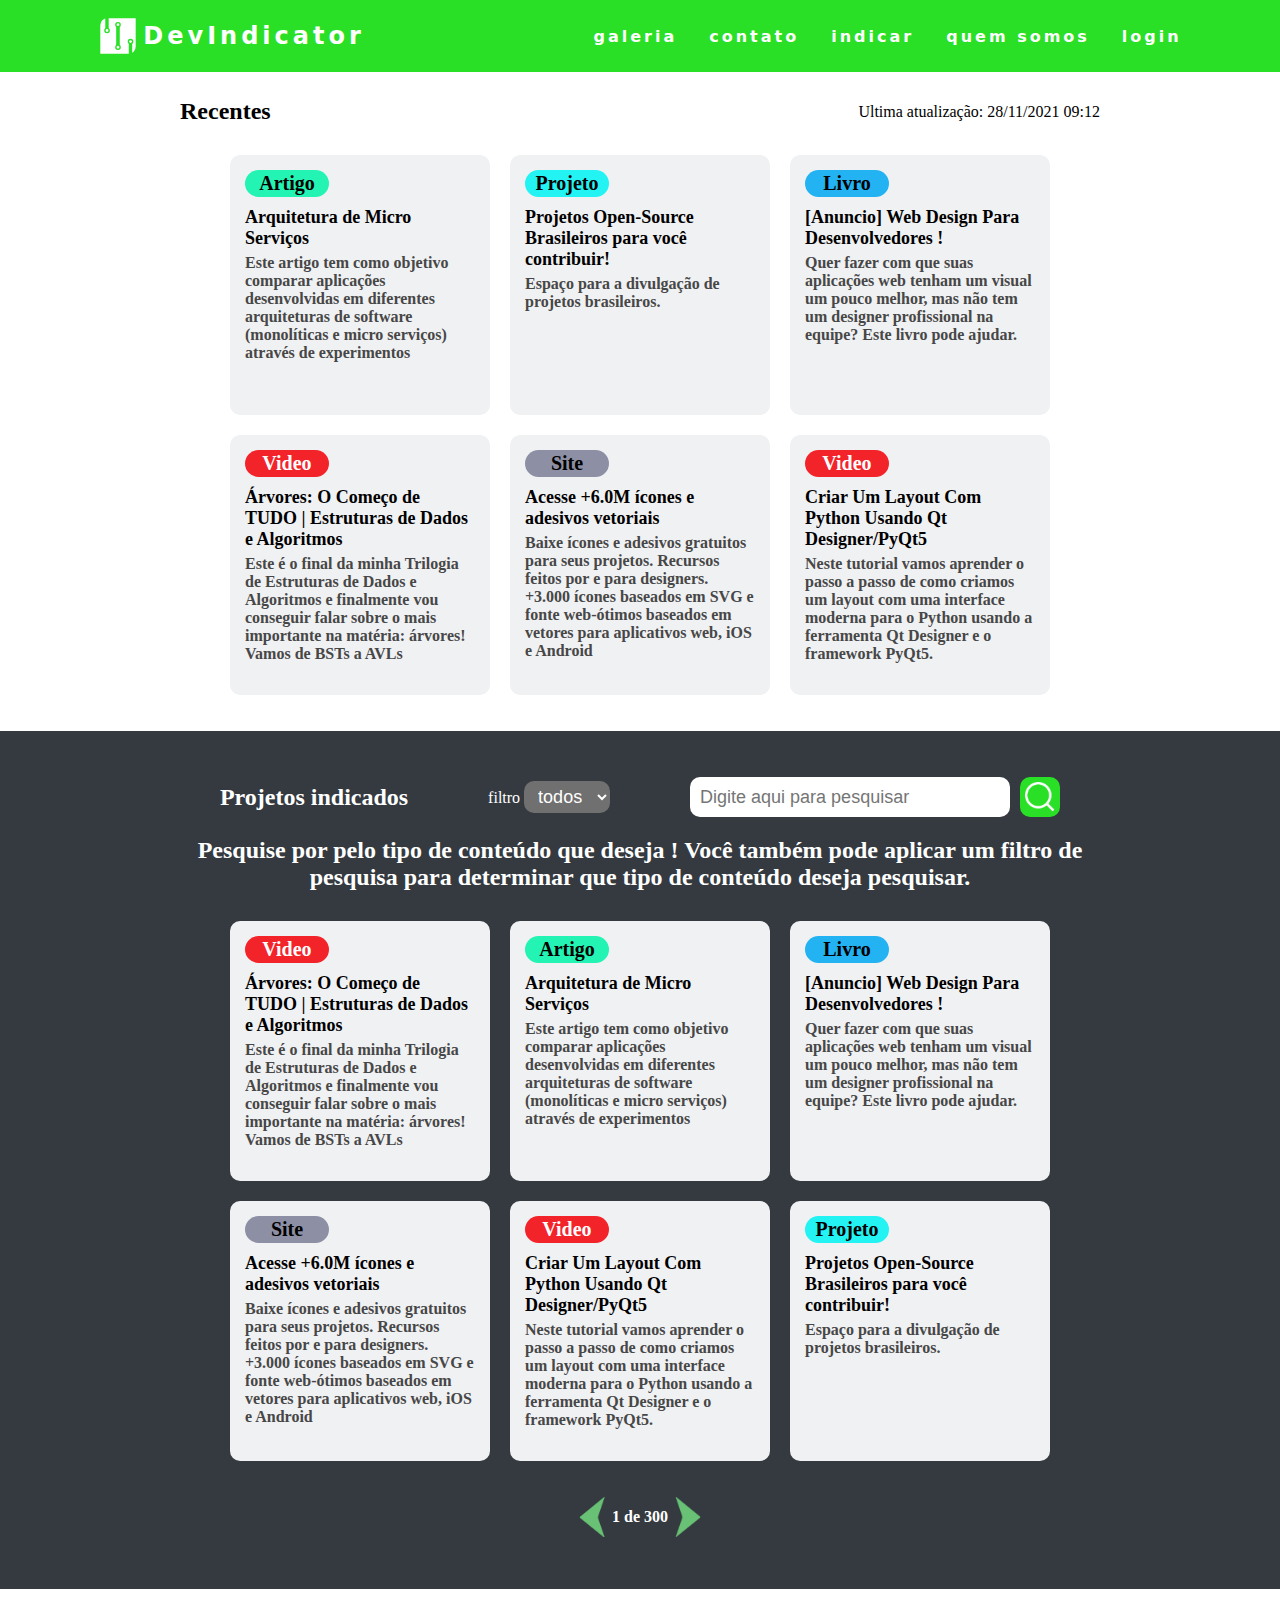
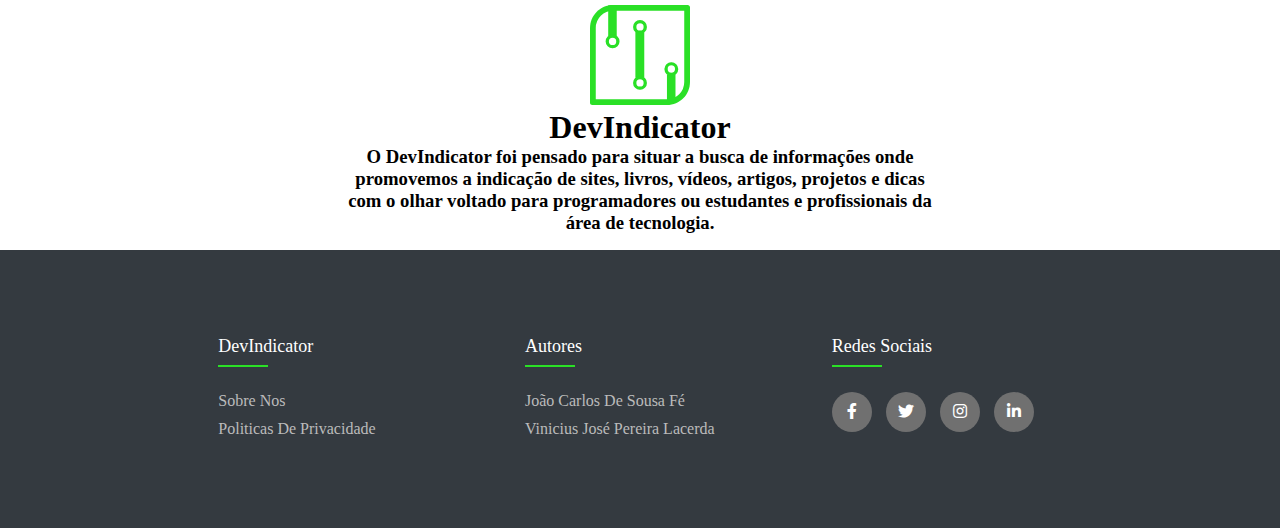
<file: index.html>
<!DOCTYPE html>
<html lang="pt-br">
<head>
    <meta charset="utf-8">
    <link rel="apple-touch-icon" sizes="57x57" href="./img/fiveicons/">
    <link rel="apple-touch-icon" sizes="60x60" href="./img/fiveicons/apple-icon-60x60.png">
    <link rel="apple-touch-icon" sizes="72x72" href="./img/fiveicons/apple-icon-72x72.png">
    <link rel="apple-touch-icon" sizes="76x76" href="./img/fiveicons/apple-icon-76x76.png">
    <link rel="apple-touch-icon" sizes="114x114" href="./img/fiveicons/apple-icon-114x114.png">
    <link rel="apple-touch-icon" sizes="120x120" href="./img/fiveicons/apple-icon-120x120.png">
    <link rel="apple-touch-icon" sizes="144x144" href="./img/fiveicons/apple-icon-144x144.png">
    <link rel="apple-touch-icon" sizes="152x152" href="./img/fiveicons/apple-icon-152x152.png">
    <link rel="apple-touch-icon" sizes="180x180" href="./img/fiveicons/apple-icon-180x180.png">
    <link rel="icon" type="image/png" sizes="192x192"  href="./img/fiveicons/android-icon-192x192.png">
    <link rel="icon" type="image/png" sizes="32x32" href="./img/fiveicons/favicon-32x32.png">
    <link rel="icon" type="image/png" sizes="96x96" href="./img/fiveicons/favicon-96x96.png">
    <link rel="icon" type="image/png" sizes="16x16" href="./img/fiveicons/favicon-16x16.png">
    <link rel="manifest" href="./img/fiveicons/manifest.json">
    <meta name="msapplication-TileColor" content="#ffffff">
    <meta name="msapplication-TileImage" content="./img/fiveicons/ms-icon-144x144.png">
    <meta name="theme-color" content="#ffffff">
    <meta name="viewport" content="width=device-width, initial-scale=1, minimum-scale=1">
    <title>DevIndicator</title>
    <meta name="author" content="João Carlos && Vinicius Lacerda">
    <meta name="copyright" content="© 2021 DevIndicator"/>
    <meta name="description" content="O DevIndicator foi pensado para situar a busca de informações onde promovemos a  indicação de sites, livros, vídeos, artigos, projetos e dicas com o olhar voltado para programadores ou estudantes e profissionais da área de tecnologia.">
    <meta name="keywords" content="desenvolvimento, tecnologia, site de indicação de conteúdo, apredisado, estudantes">
    <link rel="stylesheet" href="./css/main.css">
    <link rel="stylesheet" href="./css/header_menu.css">
    <link rel="stylesheet" href="./css/responsive_layout.css">
    <link rel="stylesheet" href="./css/cards.css">
    <link rel="stylesheet" href="./css/footer.css">
    <link rel="stylesheet" type="text/css" href="https://cdnjs.cloudflare.com/ajax/libs/font-awesome/5.15.1/css/all.min.css">
    <script src="./js/coockies.js" defer></script> 
    <script src="./js/mobile_nav_bar.js" defer></script>

</head>
<body onload="checkCookie()"> 
    
    <header>
        <nav>
            <div class="logo_site">
                <img src="./img/logo.svg" alt="devinidicatorlogo">
                <a class="logo_nome" href="#"><h1>DevIndicator</h1></a>
            </div>
            
            <div class="mobile_menu">
                <div class="line1"></div>
                <div class="line2"></div>
                <div class="line3"></div>
            </div>
            <ul class="nav_list">
                <li><a href="paginas/galeria.html">galeria</a></li>
                <li><a href="paginas/contato.html">contato</a></li>
                <li><a href="paginas/indicar_conteudo.html">indicar</a></li>
                <li> <a href="paginas/sobre.html">quem somos</a> </li>
                <li><a href="paginas/login.html">login</a></li>
                
            </ul>
        </nav>
    </header>
    
    
    <div class="main">

        <div class="sections_subtitles">
            <h2>Recentes</h2>
            <label>Ultima atualização: 28/11/2021 09:12</label>
        </div>

        <div class="cards">
            <a class="card_link" href="https://si.dcx.ufpb.br/wp-content/uploads/2017/08/Arquitetura-de-Micro-Servic%CC%A7os-uma-Comparac%CC%A7a%CC%83o-com-Sistemas-Monoli%CC%81ticos.pdf" target="_blank">
                <div class="card">
                    <h2 class="tipo_artigo">Artigo</h2>
                    <h1>Arquitetura de Micro Serviços</h1>
                    <p>Este artigo tem como objetivo comparar aplicações desenvolvidas em diferentes arquiteturas de software (monolíticas e micro serviços) através de experimentos</p>
                </div>
            </a>

            <a class="card_link" href="https://github.com/backend-br/opensource-br" target="_blank">
                <div class="card">
                    <h2 class="tipo_projeto">Projeto</h2>
                    <h1>Projetos Open-Source Brasileiros para você contribuir!</h1>
                    <p>Espaço para a divulgação de projetos brasileiros.</p>
                </div>
            </a>

            <a class="card_link" href="https://www.youtube.com/watch?v=9GdesxWtOgs&t=2754s&ab_channel=FabioAkita" target="_blank">
                <div class="card">
                    <h2 class="tipo_livro">Livro</h2>
                    <h1>[Anuncio] Web Design Para Desenvolvedores !</h1>
                    <p>Quer fazer com que suas aplicações web tenham um visual um pouco melhor, mas não tem um designer profissional na equipe? Este livro pode ajudar.</p>
                </div>
            </a>

            <a class="card_link" href="https://www.youtube.com/watch?v=9GdesxWtOgs&t=2754s&ab_channel=FabioAkita" target="_blank">
                <div class="card">
                    <h2 class="tipo_video">Video</h2>
                    <h1>Árvores: O Começo de TUDO | Estruturas de Dados e Algoritmos</h1>
                    <p>Este é o final da minha Trilogia de Estruturas de Dados e Algoritmos e finalmente vou conseguir falar sobre o mais importante na matéria: árvores! Vamos de BSTs a AVLs</p>
                </div>
            </a>

            <a class="card_link" href="https://www.flaticon.com/" target="_blank">
                <div class="card">
                    <h2 class="tipo_site">Site</h2>
                    <h1>Acesse +6.0M ícones e adesivos vetoriais</h1>
                    <p>Baixe ícones e adesivos gratuitos para seus projetos. Recursos feitos por e para designers. +3.000 ícones baseados em SVG e fonte web-ótimos baseados em vetores para aplicativos web, iOS e Android</p>
                </div>
            </a>

            <a class="card_link" href="https://www.youtube.com/watch?v=8V0l-Ds7VXY&t=1618s&ab_channel=Wanderson" target="_blank">
                <div class="card">
                    <h2 class="tipo_video">Video</h2>
                    <h1>Criar Um Layout Com Python Usando Qt Designer/PyQt5</h1>
                    <p>Neste tutorial vamos aprender o passo a passo de como criamos um layout com uma interface moderna para o Python usando a ferramenta Qt Designer e o framework PyQt5.</p>
                </div>
            </a>
        </div>

    </div>

    <div class="section">
        <div class="main">
            <div class="sections_subtitle_main">
                <h2>Projetos indicados</h2>
                <label>
                    filtro
                    <select class="filter_type">
                        <option>todos</option>
                        <option>artigo</option>
                        <option>livro</option>
                        <option>video</option>
                        <option>site</option>
                    </select>
                </label>

                <div class="search_group">
                    <input placeholder="Digite aqui para pesquisar">
                    <img src="./img/loupe.png" alt="loupe">
                </div>

            </div>

            <p class="info_title">
                Pesquise por pelo tipo de conteúdo que deseja ! 
                Você também pode aplicar um filtro de pesquisa para determinar
                que tipo de conteúdo deseja pesquisar.

            </p>
            
            <div class="cards">
                
                <a class="card_link" href="https://www.youtube.com/watch?v=9GdesxWtOgs&t=2754s&ab_channel=FabioAkita" target="_blank">
                    <div class="card">
                        <h2 class="tipo_video">Video</h2>
                        <h1>Árvores: O Começo de TUDO | Estruturas de Dados e Algoritmos</h1>
                        <p>Este é o final da minha Trilogia de Estruturas de Dados e Algoritmos e finalmente vou conseguir falar sobre o mais importante na matéria: árvores! Vamos de BSTs a AVLs</p>
                    </div>
                </a>
                
                <a class="card_link" href="https://si.dcx.ufpb.br/wp-content/uploads/2017/08/Arquitetura-de-Micro-Servic%CC%A7os-uma-Comparac%CC%A7a%CC%83o-com-Sistemas-Monoli%CC%81ticos.pdf" target="_blank">
                    <div class="card">
                        <h2 class="tipo_artigo">Artigo</h2>
                        <h1>Arquitetura de Micro Serviços</h1>
                        <p>Este artigo tem como objetivo comparar aplicações desenvolvidas em diferentes arquiteturas de software (monolíticas e micro serviços) através de experimentos</p>
                    </div>
                </a>
    
                <a class="card_link" href="https://www.youtube.com/watch?v=9GdesxWtOgs&t=2754s&ab_channel=FabioAkita" target="_blank">
                    <div class="card">
                        <h2 class="tipo_livro">Livro</h2>
                        <h1>[Anuncio] Web Design Para Desenvolvedores !</h1>
                        <p>Quer fazer com que suas aplicações web tenham um visual um pouco melhor, mas não tem um designer profissional na equipe? Este livro pode ajudar.</p>
                    </div>
                </a>
    
    
                <a class="card_link" href="https://www.flaticon.com/" target="_blank">
                    <div class="card">
                        <h2 class="tipo_site">Site</h2>
                        <h1>Acesse +6.0M ícones e adesivos vetoriais</h1>
                        <p>Baixe ícones e adesivos gratuitos para seus projetos. Recursos feitos por e para designers. +3.000 ícones baseados em SVG e fonte web-ótimos baseados em vetores para aplicativos web, iOS e Android</p>
                    </div>
                </a>
    
                <a class="card_link" href="https://www.youtube.com/watch?v=8V0l-Ds7VXY&t=1618s&ab_channel=Wanderson" target="_blank">
                    <div class="card">
                        <h2 class="tipo_video">Video</h2>
                        <h1>Criar Um Layout Com Python Usando Qt Designer/PyQt5</h1>
                        <p>Neste tutorial vamos aprender o passo a passo de como criamos um layout com uma interface moderna para o Python usando a ferramenta Qt Designer e o framework PyQt5.</p>
                    </div>
                </a>

                <a class="card_link" href="https://github.com/backend-br/opensource-br" target="_blank">
                    <div class="card">
                        <h2 class="tipo_projeto">Projeto</h2>
                        <h1>Projetos Open-Source Brasileiros para você contribuir!</h1>
                        <p>Espaço para a divulgação de projetos brasileiros.</p>
                    </div>
                </a>

            </div>

            <div class="controls">
                <img class="back_next_btn" src="./img/left-arrowhead_c.png" alt="left-arrowhead">
                <p>1 de 300</p>
                <img class="back_next_btn" src="./img/left-arrowhead.png" alt="left-arrowhead">
            </div>

        </div>

    </div>

    <div class="site_mensage">
        <div class="logo">
            <img src="/img/logo.svg" alt="DevIndicator logo">
            <h1>DevIndicator</h1>
        </div>
        <h3>O DevIndicator foi pensado para situar a busca de informações onde 
            promovemos a  indicação de sites, livros, vídeos, artigos, 
            projetos e dicas com o olhar voltado para programadores ou estudantes e 
            profissionais da área de tecnologia.</h3>
    </div>
    
    <footer class="footer">
        <div class="container">
            <div class="row">
                <div class="footer-col">
                    <h4>DevIndicator</h4>
                    <ul>
                        <li><a href="#">Sobre nos</a></li>
                        <li><a href="#">politicas de privacidade</a></li>
                    </ul>
                </div>
                <div class="footer-col">
                    <h4>Autores</h4>
                    <ul>
                        <li><a href="#">João Carlos de Sousa Fé</a></li>
                        <li><a href="#">Vinicius José Pereira Lacerda</a></li>
                    </ul>
                </div>
                
                <div class="footer-col">
                    <h4>Redes Sociais</h4>
                    <div class="social-links">
                        <a href="#"><i class="fab fa-facebook-f"></i></a>
                        <a href="#"><i class="fab fa-twitter"></i></a>
                        <a href="#"><i class="fab fa-instagram"></i></a>
                        <a href="#"><i class="fab fa-linkedin-in"></i></a>
                    </div>
                </div>
            </div>
        </div>
   </footer>
    
</body>
</html>
</file>
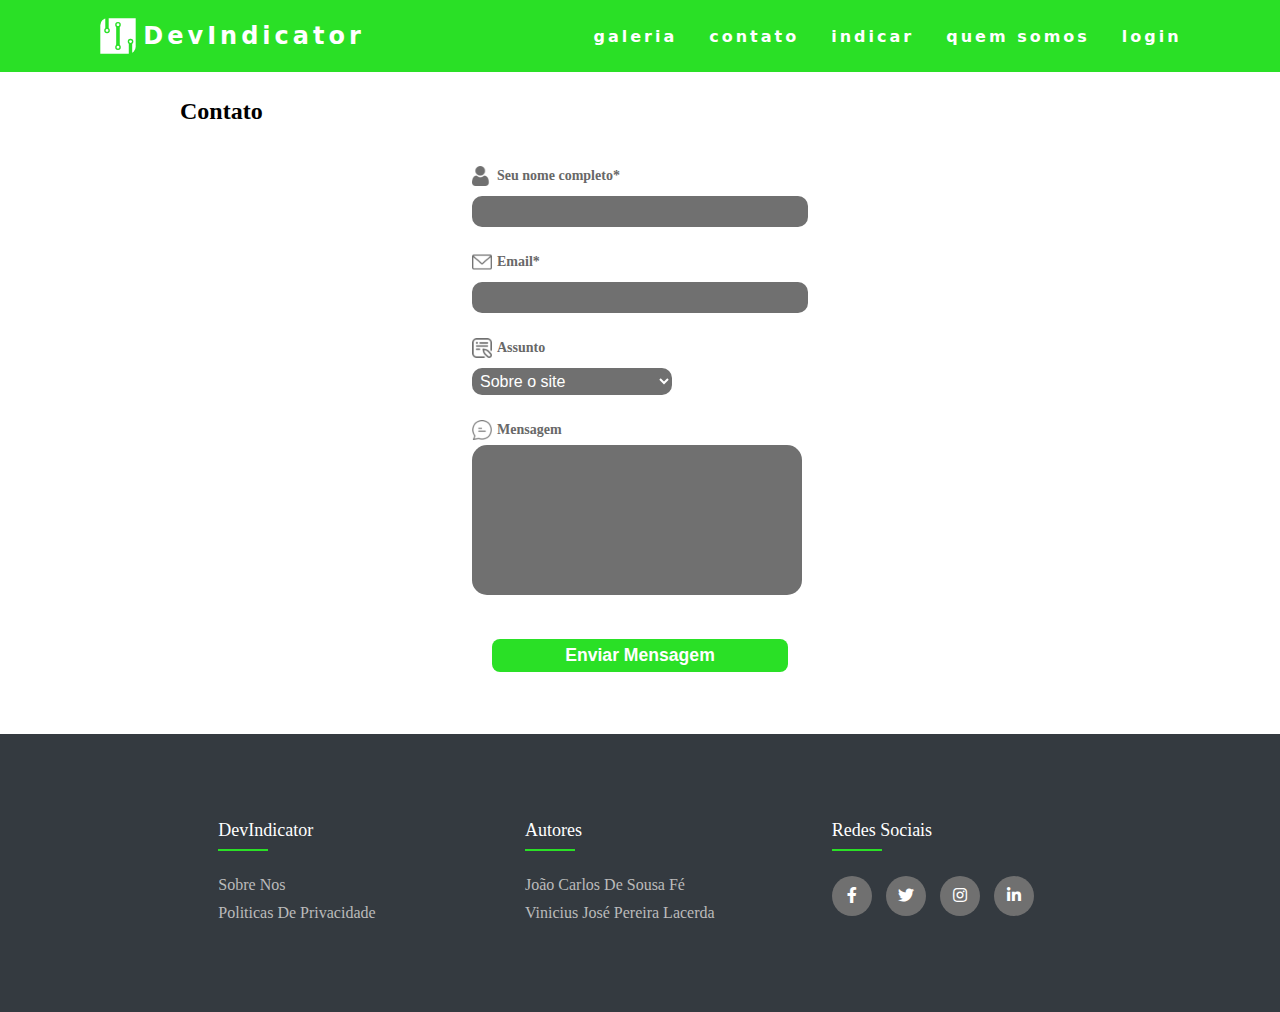
<file: paginas/contato.html>
<!DOCTYPE html>
<html lang="pt-br">
<head>
    <meta charset="utf-8">
    <link rel="apple-touch-icon" sizes="57x57" href="../img/fiveicons/">
    <link rel="apple-touch-icon" sizes="60x60" href="../img/fiveicons/apple-icon-60x60.png">
    <link rel="apple-touch-icon" sizes="72x72" href="../img/fiveicons/apple-icon-72x72.png">
    <link rel="apple-touch-icon" sizes="76x76" href="../img/fiveicons/apple-icon-76x76.png">
    <link rel="apple-touch-icon" sizes="114x114" href="../img/fiveicons/apple-icon-114x114.png">
    <link rel="apple-touch-icon" sizes="120x120" href="../img/fiveicons/apple-icon-120x120.png">
    <link rel="apple-touch-icon" sizes="144x144" href="../img/fiveicons/apple-icon-144x144.png">
    <link rel="apple-touch-icon" sizes="152x152" href="../img/fiveicons/apple-icon-152x152.png">
    <link rel="apple-touch-icon" sizes="180x180" href="../img/fiveicons/apple-icon-180x180.png">
    <link rel="icon" type="image/png" sizes="192x192"  href="../img/fiveicons/android-icon-192x192.png">
    <link rel="icon" type="image/png" sizes="32x32" href="../img/fiveicons/favicon-32x32.png">
    <link rel="icon" type="image/png" sizes="96x96" href="../img/fiveicons/favicon-96x96.png">
    <link rel="icon" type="image/png" sizes="16x16" href="../img/fiveicons/favicon-16x16.png">
    <link rel="manifest" href="./img/fiveicons/manifest.json">
    <meta name="msapplication-TileColor" content="#ffffff">
    <meta name="msapplication-TileImage" content="./img/fiveicons/ms-icon-144x144.png">
    <meta name="theme-color" content="#ffffff">

    <meta http-equiv="X-UA-Compatible" content="IE=edge">
    <meta name="viewport" content="width=device-width, initial-scale=1, minimum-scale=1">
    <title>Contato</title>
    <link rel="stylesheet" href="../css/main.css">
    <link rel="stylesheet" href="../css/header_menu.css">
    <link rel="stylesheet" href="../css/formularios.css">
    <link rel="stylesheet" href="../css/responsive_layout.css">
    <link rel="stylesheet" href="../css/footer.css">
    <link rel="stylesheet" type="text/css" href="https://cdnjs.cloudflare.com/ajax/libs/font-awesome/5.15.1/css/all.min.css">
    
    <script src="../js/mobile_nav_bar.js" defer></script>

</head>
<body>
    <header>
        <nav>
            <div class="logo_site">
                <img src="../img/logo.svg" alt="DevIndicator Logo">
                <a class="logo_nome" href="/"><h1>DevIndicator</h1></a>
            </div>
            
            <div class="mobile_menu">
                <div class="line1"></div>
                <div class="line2"></div>
                <div class="line3"></div>
            </div>
            <ul class="nav_list">
                <li><a href="galeria.html">galeria</a></li>
                <li><a href="contato.html">contato</a></li>
                <li><a href="indicar_conteudo.html">indicar</a></li>
                <li> <a href="sobre.html">quem somos</a> </li>
                <li><a href="login.html">login</a></li>
            </ul>
        </nav>
    </header>
    
    <div class="main">
        <div class="sections_subtitles">
            <h2>Contato</h2>
        </div>

        <div class="login_area">
            <div class="input_area">
                <div class="label_info">
                    <img src="../img/user.png" alt="user_email_figure">
                    <h3>Seu nome completo*</h3>
                </div>
                <input type="text">
            </div>

            <div class="input_area">
                <div class="label_info">
                    <img src="../img/envelope.png" alt="user_email_figure">
                    <h3>Email*</h3>
                </div>
                <input type="email">
            </div>

            <div class="input_area">
                <div class="label_info">
                    <img src="../img/content-marketing.png" alt="user_email_figure">
                    <h3>Assunto</h3>
                </div>
                <select class="filter_type">
                    <option>Sobre o site</option>
                    <option>Sugestão</option>
                    <option>Critica</option>
                    <option>Duvidas</option>
                </select>
            </div>

            <div class="input_area">
                <div class="label_info">
                    <img src="../img/chat.png" alt="user_email_figure">
                    <h3>Mensagem</h3>
                </div>
                <textarea></textarea>
            </div>

            <button>Enviar Mensagem</button>

        </div>

    </div>

    <footer class="footer">
        <div class="container">
            <div class="row">
                <div class="footer-col">
                    <h4>DevIndicator</h4>
                    <ul>
                        <li><a href="#">Sobre nos</a></li>
                        <li><a href="#">politicas de privacidade</a></li>
                        
                    </ul>
                </div>
                <div class="footer-col">
                    <h4>Autores</h4>
                    <ul>
                        <li><a href="#">João Carlos de Sousa Fé</a></li>
                        <li><a href="#">Vinicius José Pereira Lacerda</a></li>
                    </ul>
                </div>
                
                <div class="footer-col">
                    <h4>Redes Sociais</h4>
                    <div class="social-links">
                        <a href="#"><i class="fab fa-facebook-f"></i></a>
                        <a href="#"><i class="fab fa-twitter"></i></a>
                        <a href="#"><i class="fab fa-instagram"></i></a>
                        <a href="#"><i class="fab fa-linkedin-in"></i></a>
                    </div>
                </div>
            </div>
        </div>
   </footer>

</body>
</html>
</file>
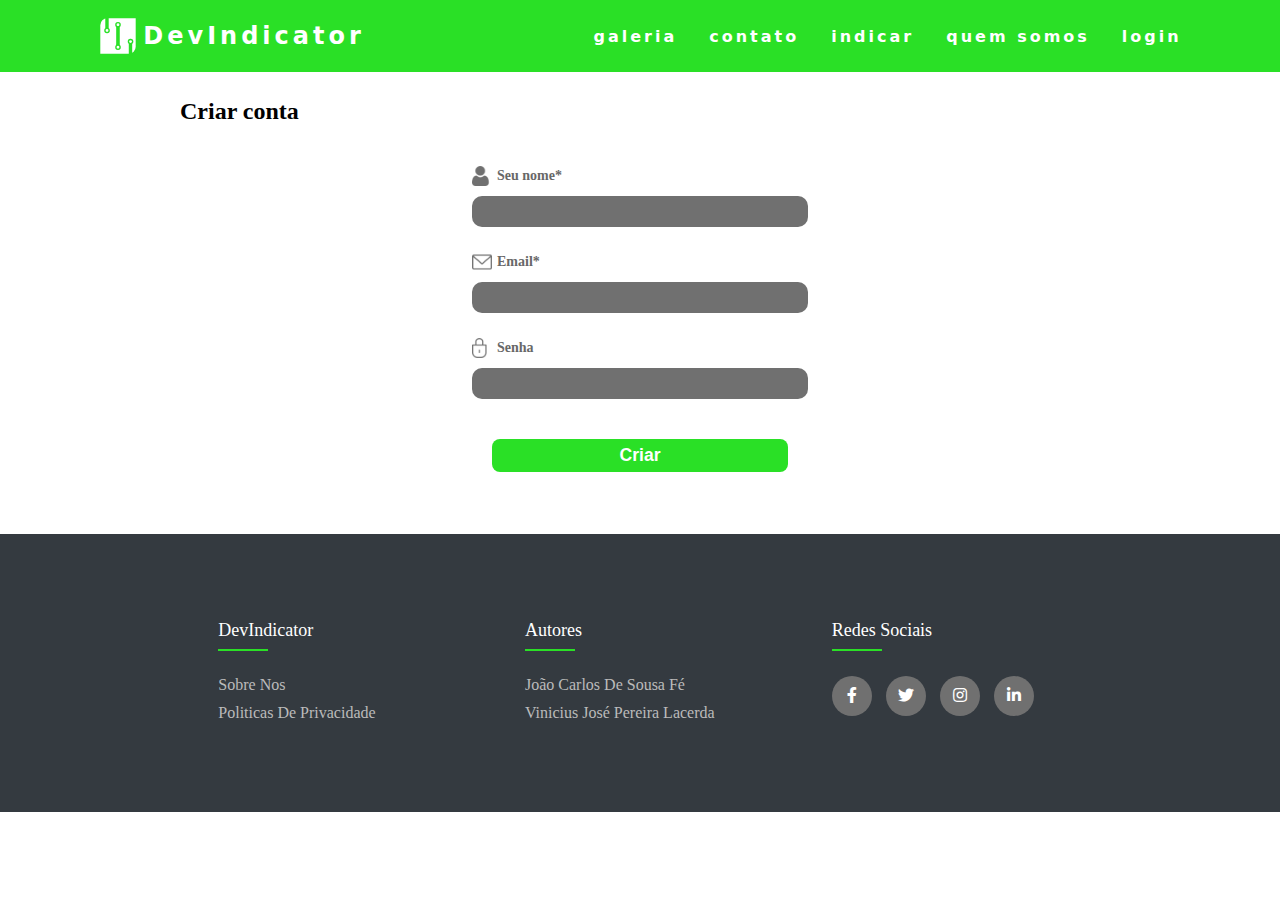
<file: paginas/criar_conta.html>
<!DOCTYPE html>
<html lang="pt-br">
<head>
    <meta charset="utf-8">
    <link rel="apple-touch-icon" sizes="57x57" href="../img/fiveicons/">
    <link rel="apple-touch-icon" sizes="60x60" href="../img/fiveicons/apple-icon-60x60.png">
    <link rel="apple-touch-icon" sizes="72x72" href="../img/fiveicons/apple-icon-72x72.png">
    <link rel="apple-touch-icon" sizes="76x76" href="../img/fiveicons/apple-icon-76x76.png">
    <link rel="apple-touch-icon" sizes="114x114" href="../img/fiveicons/apple-icon-114x114.png">
    <link rel="apple-touch-icon" sizes="120x120" href="../img/fiveicons/apple-icon-120x120.png">
    <link rel="apple-touch-icon" sizes="144x144" href="../img/fiveicons/apple-icon-144x144.png">
    <link rel="apple-touch-icon" sizes="152x152" href="../img/fiveicons/apple-icon-152x152.png">
    <link rel="apple-touch-icon" sizes="180x180" href="../img/fiveicons/apple-icon-180x180.png">
    <link rel="icon" type="image/png" sizes="192x192"  href="../img/fiveicons/android-icon-192x192.png">
    <link rel="icon" type="image/png" sizes="32x32" href="../img/fiveicons/favicon-32x32.png">
    <link rel="icon" type="image/png" sizes="96x96" href="../img/fiveicons/favicon-96x96.png">
    <link rel="icon" type="image/png" sizes="16x16" href="../img/fiveicons/favicon-16x16.png">
    <link rel="manifest" href="./img/fiveicons/manifest.json">
    <meta name="msapplication-TileColor" content="#ffffff">
    <meta name="msapplication-TileImage" content="./img/fiveicons/ms-icon-144x144.png">
    <meta name="theme-color" content="#ffffff">
    <meta http-equiv="X-UA-Compatible" content="IE=edge">
    <meta name="viewport" content="width=device-width, initial-scale=1, minimum-scale=1">
    <title>Criar Conta</title>
    <link rel="stylesheet" href="../css/main.css">
    <link rel="stylesheet" href="../css/header_menu.css">
    <link rel="stylesheet" href="../css/formularios.css">
    <link rel="stylesheet" href="../css/responsive_layout.css">
    <link rel="stylesheet" href="../css/footer.css">
    <link rel="stylesheet" type="text/css" href="https://cdnjs.cloudflare.com/ajax/libs/font-awesome/5.15.1/css/all.min.css">
    
    <script src="../js/mobile_nav_bar.js" defer></script>

</head>
<body>
    <header>
        <nav>
            <div class="logo_site">
                <img src="../img/logo.svg" alt="DevIndicator Logo">
                <a class="logo_nome" href="/"><h1>DevIndicator</h1></a>
            </div>
            
            <div class="mobile_menu">
                <div class="line1"></div>
                <div class="line2"></div>
                <div class="line3"></div>
            </div>
            <ul class="nav_list">
                <li><a href="galeria.html">galeria</a></li>
                <li><a href="contato.html">contato</a></li>
                <li><a href="indicar_conteudo.html">indicar</a></li>
                <li> <a href="sobre.html">quem somos</a> </li>
                <li><a href="login.html">login</a></li>
            </ul>
        </nav>
    </header>
   

    <div class="main">
        <div class="sections_subtitles">
            <h2>Criar conta</h2>
        </div>

        <div class="login_area">
            <div class="input_area">
                <div class="label_info">
                    <img src="../img/user.png" alt="user_email_figure">
                    <h3>Seu nome*</h3>
                </div>
                <input type="text">
            </div>

            <div class="input_area">
                <div class="label_info">
                    <img src="../img/envelope.png" alt="user_email_figure">
                    <h3>Email*</h3>
                </div>
                <input type="email">
            </div>

            <div class="input_area">
                <div class="label_info">
                    <img src="../img/privacy.png" alt="user_email_figure">
                    <h3>Senha</h3>
                </div>
                <input type="password">
            </div>

            <button>Criar</button>

        </div>

    </div>

    <footer class="footer">
        <div class="container">
            <div class="row">
                <div class="footer-col">
                    <h4>DevIndicator</h4>
                    <ul>
                        <li><a href="#">Sobre nos</a></li>
                        <li><a href="#">politicas de privacidade</a></li>
                        
                    </ul>
                </div>
                <div class="footer-col">
                    <h4>Autores</h4>
                    <ul>
                        <li><a href="#">João Carlos de Sousa Fé</a></li>
                        <li><a href="#">Vinicius José Pereira Lacerda</a></li>
                    </ul>
                </div>
                
                <div class="footer-col">
                    <h4>Redes Sociais</h4>
                    <div class="social-links">
                        <a href="#"><i class="fab fa-facebook-f"></i></a>
                        <a href="#"><i class="fab fa-twitter"></i></a>
                        <a href="#"><i class="fab fa-instagram"></i></a>
                        <a href="#"><i class="fab fa-linkedin-in"></i></a>
                    </div>
                </div>
            </div>
        </div>
   </footer>

</body>
</html>
</file>
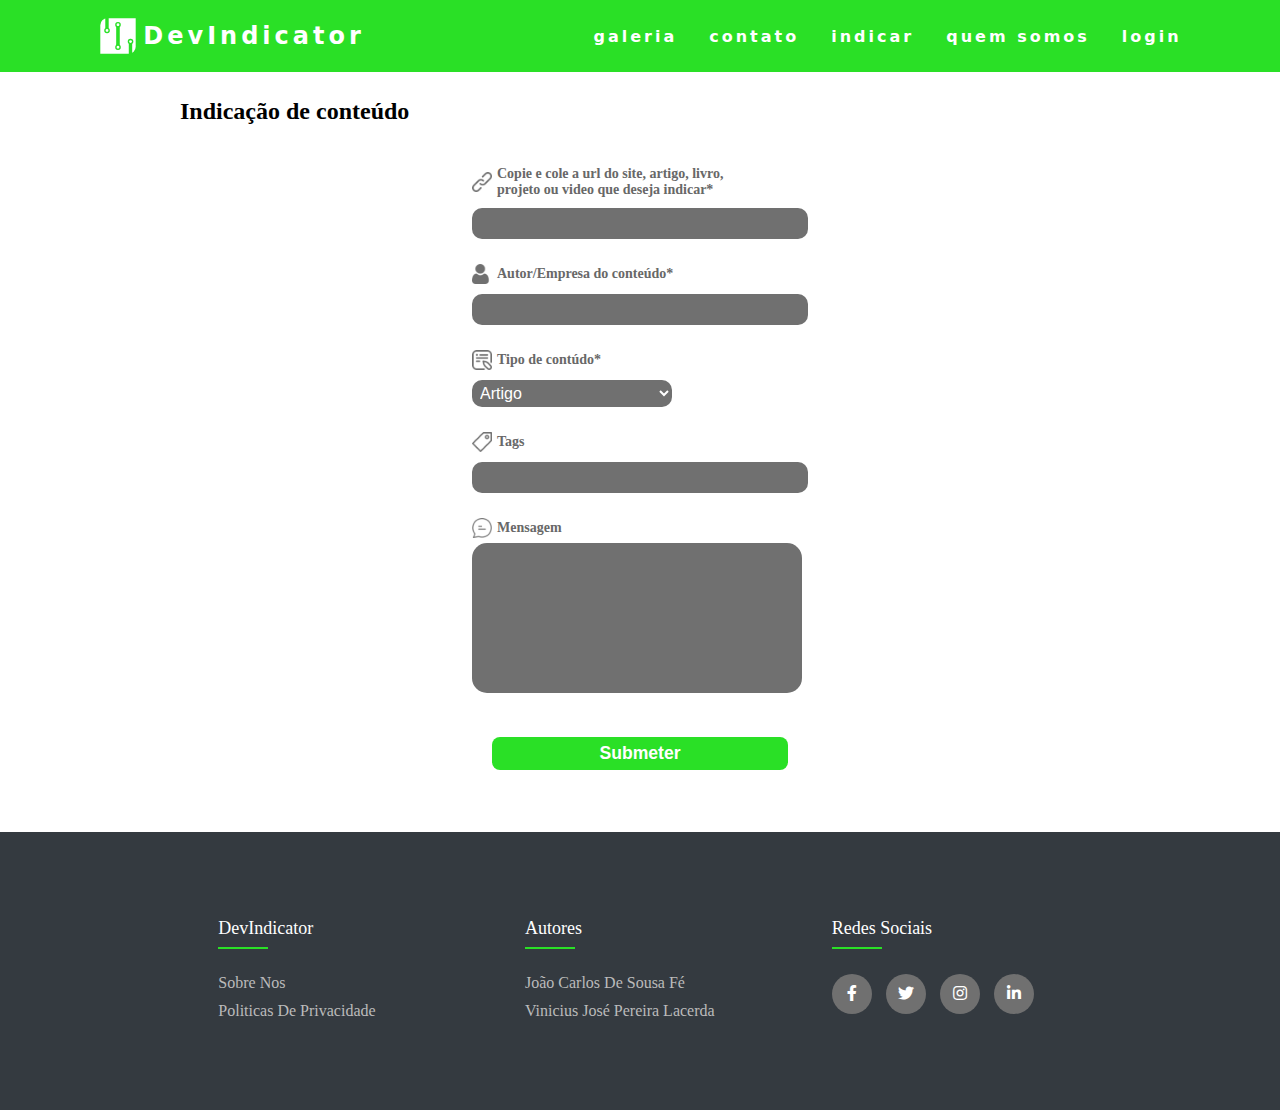
<file: paginas/indicar_conteudo.html>
<!DOCTYPE html>
<html lang="pt-br">
<head>
    <meta charset="utf-8">
    <link rel="apple-touch-icon" sizes="57x57" href="../img/fiveicons/">
    <link rel="apple-touch-icon" sizes="60x60" href="../img/fiveicons/apple-icon-60x60.png">
    <link rel="apple-touch-icon" sizes="72x72" href="../img/fiveicons/apple-icon-72x72.png">
    <link rel="apple-touch-icon" sizes="76x76" href="../img/fiveicons/apple-icon-76x76.png">
    <link rel="apple-touch-icon" sizes="114x114" href="../img/fiveicons/apple-icon-114x114.png">
    <link rel="apple-touch-icon" sizes="120x120" href="../img/fiveicons/apple-icon-120x120.png">
    <link rel="apple-touch-icon" sizes="144x144" href="../img/fiveicons/apple-icon-144x144.png">
    <link rel="apple-touch-icon" sizes="152x152" href="../img/fiveicons/apple-icon-152x152.png">
    <link rel="apple-touch-icon" sizes="180x180" href="../img/fiveicons/apple-icon-180x180.png">
    <link rel="icon" type="image/png" sizes="192x192"  href="../img/fiveicons/android-icon-192x192.png">
    <link rel="icon" type="image/png" sizes="32x32" href="../img/fiveicons/favicon-32x32.png">
    <link rel="icon" type="image/png" sizes="96x96" href="../img/fiveicons/favicon-96x96.png">
    <link rel="icon" type="image/png" sizes="16x16" href="../img/fiveicons/favicon-16x16.png">
    <link rel="manifest" href="./img/fiveicons/manifest.json">
    <meta name="msapplication-TileColor" content="#ffffff">
    <meta name="msapplication-TileImage" content="./img/fiveicons/ms-icon-144x144.png">
    <meta name="theme-color" content="#ffffff">
    <meta http-equiv="X-UA-Compatible" content="IE=edge">
    <meta name="viewport" content="width=device-width, initial-scale=1, minimum-scale=1">
    <title>Indicar Conteudo</title>
    <link rel="stylesheet" href="../css/main.css">
    <link rel="stylesheet" href="../css/header_menu.css">
    <link rel="stylesheet" href="../css/formularios.css">
    <link rel="stylesheet" href="../css/responsive_layout.css">
    <link rel="stylesheet" href="../css/footer.css">
    <link rel="stylesheet" type="text/css" href="https://cdnjs.cloudflare.com/ajax/libs/font-awesome/5.15.1/css/all.min.css">
    
    <script src="../js/mobile_nav_bar.js" defer></script>

</head>
<body>
    <header>
        <nav>
            <div class="logo_site">
                <img src="../img/logo.svg" alt="DevIndicator Logo">
                <a class="logo_nome" href="/"><h1>DevIndicator</h1></a>
            </div>
            
            <div class="mobile_menu">
                <div class="line1"></div>
                <div class="line2"></div>
                <div class="line3"></div>
            </div>
            <ul class="nav_list">
                <li><a href="galeria.html">galeria</a></li>
                <li><a href="contato.html">contato</a></li>
                <li><a href="#">indicar</a></li>
                <li> <a href="sobre.html">quem somos</a> </li>
                <li><a href="login.html">login</a></li>
            </ul>
        </nav>
    </header>
    

    <div class="main">
        <div class="sections_subtitles">
            <h2>Indicação de conteúdo</h2>
        </div>

        <div class="login_area">
            <div class="input_area">
                <div class="label_info">
                    <img src="../img/link.png" alt="user_email_figure">
                    <h3>Copie e cole a url do site, artigo, livro, <br>projeto ou video que deseja indicar*</h3>
                </div>
                <input type="text">
            </div>

            <div class="input_area">
                <div class="label_info">
                    <img src="../img/user.png" alt="user_email_figure">
                    <h3>Autor/Empresa do conteúdo*</h3>
                </div>
                <input type="email">
            </div>

            <div class="input_area">
                <div class="label_info">
                    <img src="../img/content-marketing.png" alt="user_email_figure">
                    <h3>Tipo de contúdo*</h3>
                </div>
                
                <select class="filter_type">
                    <option>Artigo</option>
                    <option>Livro</option>
                    <option>Video</option>
                    <option>Site</option>
                </select>

            </div>

            <div class="input_area">
                <div class="label_info">
                    <img src="../img/tag.png" alt="user_email_figure">
                    <h3>Tags</h3>
                </div>
                <input type="email">
            </div>
            
            <div class="input_area">
                <div class="label_info">
                    <img src="../img/chat.png" alt="user_email_figure">
                    <h3>Mensagem</h3>
                </div>
                <textarea></textarea>
            </div>

            <button>Submeter</button>

        </div>

    </div>

    <footer class="footer">
        <div class="container">
            <div class="row">
                <div class="footer-col">
                    <h4>DevIndicator</h4>
                    <ul>
                        <li><a href="#">Sobre nos</a></li>
                        <li><a href="#">politicas de privacidade</a></li>
                        
                    </ul>
                </div>
                <div class="footer-col">
                    <h4>Autores</h4>
                    <ul>
                        <li><a href="#">João Carlos de Sousa Fé</a></li>
                        <li><a href="#">Vinicius José Pereira Lacerda</a></li>
                    </ul>
                </div>
                
                <div class="footer-col">
                    <h4>Redes Sociais</h4>
                    <div class="social-links">
                        <a href="#"><i class="fab fa-facebook-f"></i></a>
                        <a href="#"><i class="fab fa-twitter"></i></a>
                        <a href="#"><i class="fab fa-instagram"></i></a>
                        <a href="#"><i class="fab fa-linkedin-in"></i></a>
                    </div>
                </div>
            </div>
        </div>
   </footer>

</body>
</html>
</file>
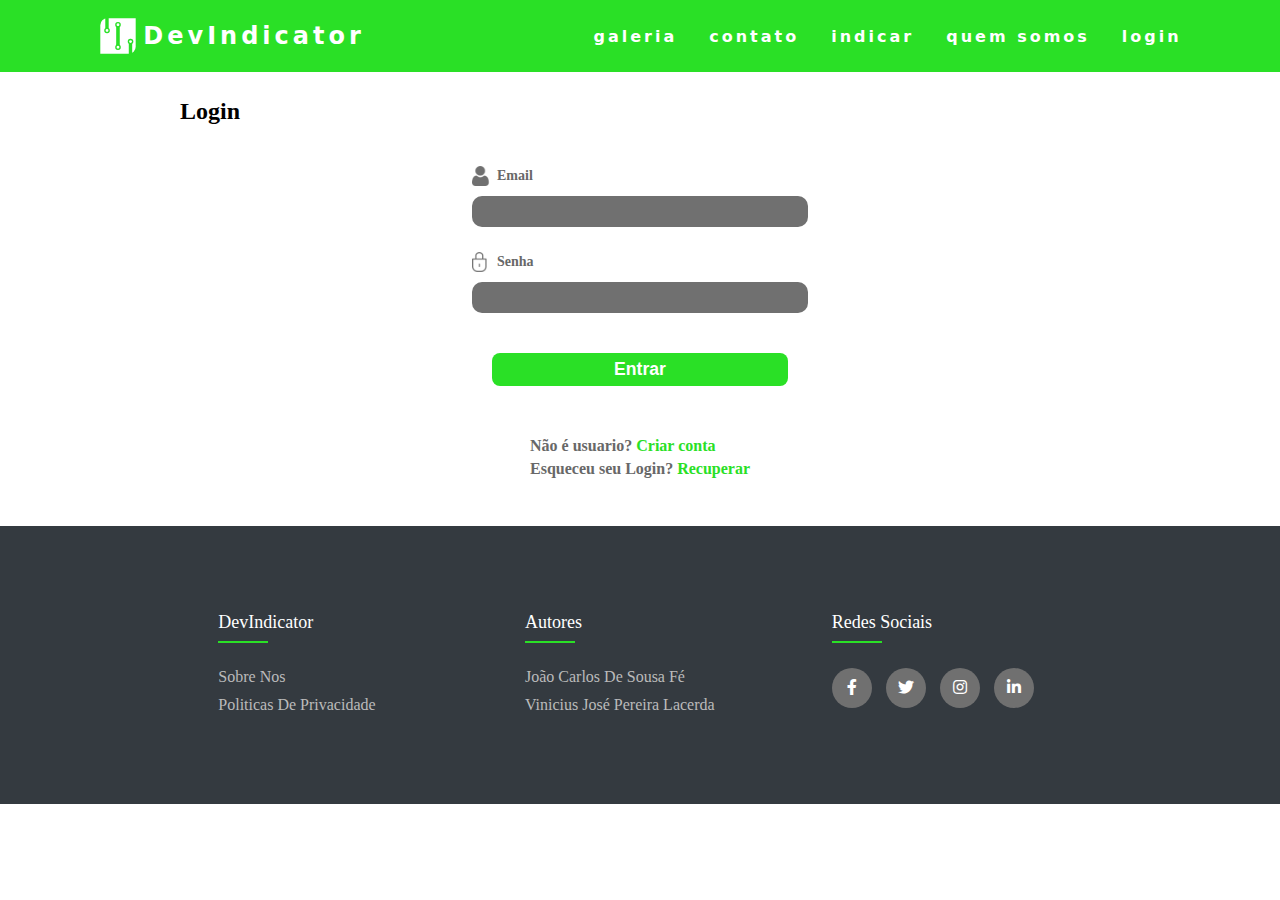
<file: paginas/login.html>
<!DOCTYPE html>
<html lang="pt-br">
<head>
    <meta charset="utf-8">
    <link rel="apple-touch-icon" sizes="57x57" href="../img/fiveicons/">
    <link rel="apple-touch-icon" sizes="60x60" href="../img/fiveicons/apple-icon-60x60.png">
    <link rel="apple-touch-icon" sizes="72x72" href="../img/fiveicons/apple-icon-72x72.png">
    <link rel="apple-touch-icon" sizes="76x76" href="../img/fiveicons/apple-icon-76x76.png">
    <link rel="apple-touch-icon" sizes="114x114" href="../img/fiveicons/apple-icon-114x114.png">
    <link rel="apple-touch-icon" sizes="120x120" href="../img/fiveicons/apple-icon-120x120.png">
    <link rel="apple-touch-icon" sizes="144x144" href="../img/fiveicons/apple-icon-144x144.png">
    <link rel="apple-touch-icon" sizes="152x152" href="../img/fiveicons/apple-icon-152x152.png">
    <link rel="apple-touch-icon" sizes="180x180" href="../img/fiveicons/apple-icon-180x180.png">
    <link rel="icon" type="image/png" sizes="192x192"  href="../img/fiveicons/android-icon-192x192.png">
    <link rel="icon" type="image/png" sizes="32x32" href="../img/fiveicons/favicon-32x32.png">
    <link rel="icon" type="image/png" sizes="96x96" href="../img/fiveicons/favicon-96x96.png">
    <link rel="icon" type="image/png" sizes="16x16" href="../img/fiveicons/favicon-16x16.png">
    <link rel="manifest" href="./img/fiveicons/manifest.json">
    <meta name="msapplication-TileColor" content="#ffffff">
    <meta name="msapplication-TileImage" content="./img/fiveicons/ms-icon-144x144.png">
    <meta name="theme-color" content="#ffffff">
    <meta http-equiv="X-UA-Compatible" content="IE=edge">
    <meta name="viewport" content="width=device-width, initial-scale=1, minimum-scale=1">
    <title>Login</title>
    <link rel="stylesheet" href="../css/main.css">
    <link rel="stylesheet" href="../css/header_menu.css">
    <link rel="stylesheet" href="../css/formularios.css">
    <link rel="stylesheet" href="../css/responsive_layout.css">
    <link rel="stylesheet" href="../css/footer.css">
    <link rel="stylesheet" type="text/css" href="https://cdnjs.cloudflare.com/ajax/libs/font-awesome/5.15.1/css/all.min.css">
    
    <script src="../js/mobile_nav_bar.js" defer></script>
</head>
<body>
    <header>
        <nav>
            <div class="logo_site">
                <img src="../img/logo.svg" alt="DevIndicator Logo">
                <a class="logo_nome" href="/"><h1>DevIndicator</h1></a>
            </div>
            
            <div class="mobile_menu">
                <div class="line1"></div>
                <div class="line2"></div>
                <div class="line3"></div>
            </div>
            <ul class="nav_list">
                <li><a href="galeria.html">galeria</a></li>
                <li><a href="contato.html">contato</a></li>
                <li><a href="indicar_conteudo.html">indicar</a></li>
                <li> <a href="sobre.html">quem somos</a> </li>
                <li><a href="#">login</a></li>
            </ul>
        </nav>
    </header>

    <div class="main">
        <div class="sections_subtitles">
            <h2>Login</h2>
        </div>

        <div class="login_area">
            <div class="input_area">
                <div class="label_info">
                    <img src="../img/user.png" alt="user_email_figure">
                    <h3>Email</h3>
                </div>
                <input type="email">
            </div>

            <div class="input_area">
                <div class="label_info">
                    <img src="../img/privacy.png" alt="user_email_figure">
                    <h3>Senha</h3>
                </div>
                <input type="password">
            </div>

            <button>Entrar</button>

            <div class="acount">
                <label >Não é usuario? <a href="criar_conta.html">Criar conta</a> </label>
                <label >Esqueceu seu Login? <a href="#">Recuperar</a> </label>
            </div>

        </div>

    </div>

    <footer class="footer">
        <div class="container">
            <div class="row">
                <div class="footer-col">
                    <h4>DevIndicator</h4>
                    <ul>
                        <li><a href="#">Sobre nos</a></li>
                        <li><a href="#">politicas de privacidade</a></li>
                        
                    </ul>
                </div>
                <div class="footer-col">
                    <h4>Autores</h4>
                    <ul>
                        <li><a href="#">João Carlos de Sousa Fé</a></li>
                        <li><a href="#">Vinicius José Pereira Lacerda</a></li>
                    </ul>
                </div>
                
                <div class="footer-col">
                    <h4>Redes Sociais</h4>
                    <div class="social-links">
                        <a href="#"><i class="fab fa-facebook-f"></i></a>
                        <a href="#"><i class="fab fa-twitter"></i></a>
                        <a href="#"><i class="fab fa-instagram"></i></a>
                        <a href="#"><i class="fab fa-linkedin-in"></i></a>
                    </div>
                </div>
            </div>
        </div>
   </footer>

</body>
</html>
</file>
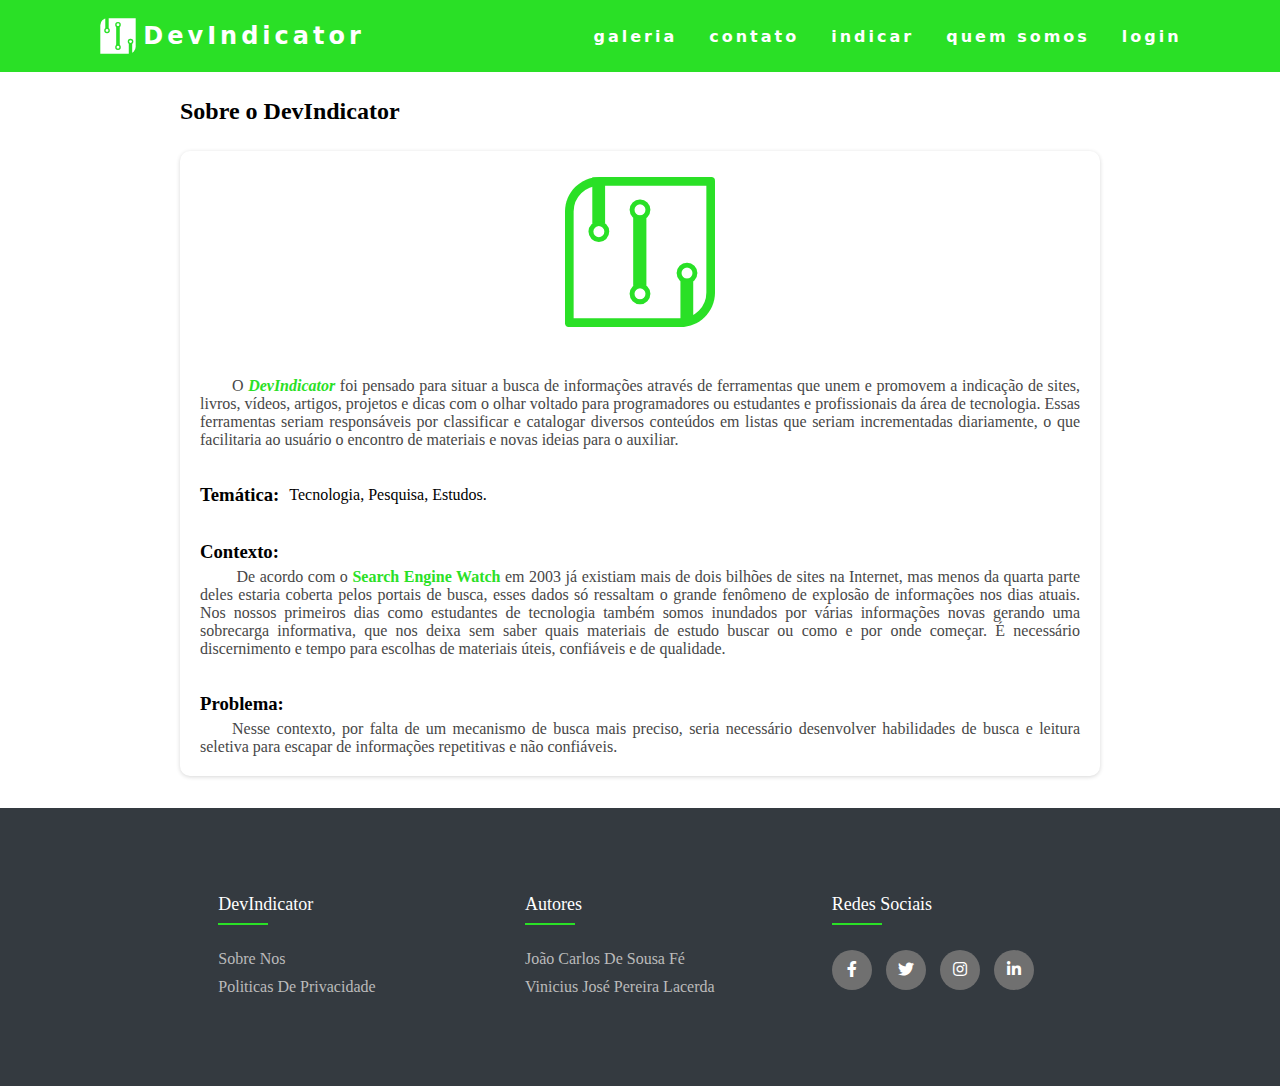
<file: paginas/sobre.html>
<!DOCTYPE html>
<html lang="pt-br">
<head>
    <meta charset="utf-8">
    <link rel="apple-touch-icon" sizes="57x57" href="../img/fiveicons/">
    <link rel="apple-touch-icon" sizes="60x60" href="../img/fiveicons/apple-icon-60x60.png">
    <link rel="apple-touch-icon" sizes="72x72" href="../img/fiveicons/apple-icon-72x72.png">
    <link rel="apple-touch-icon" sizes="76x76" href="../img/fiveicons/apple-icon-76x76.png">
    <link rel="apple-touch-icon" sizes="114x114" href="../img/fiveicons/apple-icon-114x114.png">
    <link rel="apple-touch-icon" sizes="120x120" href="../img/fiveicons/apple-icon-120x120.png">
    <link rel="apple-touch-icon" sizes="144x144" href="../img/fiveicons/apple-icon-144x144.png">
    <link rel="apple-touch-icon" sizes="152x152" href="../img/fiveicons/apple-icon-152x152.png">
    <link rel="apple-touch-icon" sizes="180x180" href="../img/fiveicons/apple-icon-180x180.png">
    <link rel="icon" type="image/png" sizes="192x192"  href="../img/fiveicons/android-icon-192x192.png">
    <link rel="icon" type="image/png" sizes="32x32" href="../img/fiveicons/favicon-32x32.png">
    <link rel="icon" type="image/png" sizes="96x96" href="../img/fiveicons/favicon-96x96.png">
    <link rel="icon" type="image/png" sizes="16x16" href="../img/fiveicons/favicon-16x16.png">
    <link rel="manifest" href="./img/fiveicons/manifest.json">
    <meta name="msapplication-TileColor" content="#ffffff">
    <meta name="msapplication-TileImage" content="./img/fiveicons/ms-icon-144x144.png">
    <meta name="theme-color" content="#ffffff">
    <meta http-equiv="X-UA-Compatible" content="IE=edge">
    <meta name="viewport" content="width=device-width, initial-scale=1, minimum-scale=1">
    <title>Sobre</title>
    <link rel="stylesheet" href="../css/main.css">
    <link rel="stylesheet" href="../css/header_menu.css">
    <link rel="stylesheet" href="../css/formularios.css">
    <link rel="stylesheet" href="../css/responsive_layout.css">
    <link rel="stylesheet" href="../css//about.css">
    <link rel="stylesheet" href="../css/footer.css">
    <link rel="stylesheet" type="text/css" href="https://cdnjs.cloudflare.com/ajax/libs/font-awesome/5.15.1/css/all.min.css">
    
    <script src="../js/mobile_nav_bar.js" defer></script>

</head>
<body>
    <header>
        <nav>
            <div class="logo_site">
                <img src="../img/logo.svg" alt="DevIndicator Logo">
                <a class="logo_nome" href="/"><h1>DevIndicator</h1></a>
            </div>
            
            <div class="mobile_menu">
                <div class="line1"></div>
                <div class="line2"></div>
                <div class="line3"></div>
            </div>
            <ul class="nav_list">
                <li><a href="galeria.html">galeria</a></li>
                <li><a href="contato.html">contato</a></li>
                <li><a href="indicar_conteudo.html">indicar</a></li>
                <li> <a href="#">quem somos</a> </li>
                <li><a href="login.html">login</a></li>
            </ul>
        </nav>
    </header>
   

    <div class="main">
        <div class="sections_subtitles">
            <h2>Sobre o DevIndicator</h2>
        </div>

        

        <div class="about">

            <div class="logo">
                <img src="../img/logo.svg" alt="DevIndicator logo">
            </div>

            <div class="startup_info">
                <p>
                    &emsp;&emsp;O <em><a href="https://devindicator.herokuapp.com/" target="_blank">DevIndicator</a></em> foi pensado para situar a busca de informações através de ferramentas que unem e promovem a indicação de sites, livros, vídeos, artigos, projetos e dicas com o olhar voltado para programadores ou estudantes e profissionais da área de tecnologia. Essas ferramentas seriam responsáveis por classificar e catalogar diversos conteúdos em listas que seriam incrementadas diariamente, o que facilitaria ao usuário o encontro de materiais e novas ideias para o auxiliar.
                </p>
            </div>

            <div class="startup_info">
                <h3>Temática:</h3>
                <span>Tecnologia, Pesquisa, Estudos.</span>
            </div>

            <div class="startup_info">
                <h3>Contexto:</h3>
                <p>
                    &emsp;&emsp; De acordo com o <a href="https://www.searchenginewatch.com/" target="_blank">Search Engine Watch</a> em 2003 já existiam mais de dois bilhões de sites na Internet, mas menos da quarta parte deles estaria coberta pelos portais de busca, esses dados só ressaltam o grande fenômeno de explosão de informações nos dias atuais. Nos nossos primeiros dias como estudantes de tecnologia também somos inundados por várias informações novas gerando uma sobrecarga informativa, que nos deixa sem saber quais materiais de estudo buscar ou como e por onde começar. É necessário discernimento e tempo para escolhas de materiais úteis, confiáveis e de qualidade.
                </p>
            </div>
            
            <div class="startup_info">
                <h3>Problema:</h3>
                <p>
                    &emsp;&emsp;Nesse contexto, por falta de um mecanismo de busca mais preciso, seria necessário desenvolver habilidades de busca e leitura seletiva para escapar de informações repetitivas e não confiáveis.
                </p>
            </div>
            
            

        </div>

    </div>

    <footer class="footer">
        <div class="container">
            <div class="row">
                <div class="footer-col">
                    <h4>DevIndicator</h4>
                    <ul>
                        <li><a href="#">Sobre nos</a></li>
                        <li><a href="#">politicas de privacidade</a></li>
                        
                    </ul>
                </div>
                <div class="footer-col">
                    <h4>Autores</h4>
                    <ul>
                        <li><a href="#">João Carlos de Sousa Fé</a></li>
                        <li><a href="#">Vinicius José Pereira Lacerda</a></li>
                    </ul>
                </div>
                
                <div class="footer-col">
                    <h4>Redes Sociais</h4>
                    <div class="social-links">
                        <a href="#"><i class="fab fa-facebook-f"></i></a>
                        <a href="#"><i class="fab fa-twitter"></i></a>
                        <a href="#"><i class="fab fa-instagram"></i></a>
                        <a href="#"><i class="fab fa-linkedin-in"></i></a>
                    </div>
                </div>
            </div>
        </div>
   </footer>

</body>
</html>
</file>
<file: css/main.css>
*{
    margin: 0;
    padding: 0;
}

*:focus {
    outline: none;
}

body 
{
    overflow-x: hidden;
}
.main
{
    
    display: flex; 
    flex-direction: column;
    /*background-color: grey;*/
    justify-content: space-between;
    max-width: 920px;
    padding-left: 10px;
    padding-right: 10px;
    margin: 1em auto; 
}

.sections_subtitles
{
    display: flex; 
    margin-top: 10px;
    margin-bottom: 10px;
    justify-content: space-between;
    align-items: center; /*alinhamento verticar */
}


.section
{
    background-color: #343A40;
    padding-top: 20px;
    padding-bottom: 20px;
}

.sections_subtitle_main
{
    display: flex; 
    margin-top: 10px;
    margin-bottom: 10px;
    justify-content: space-around;
    align-items: center; /*alinhamento verticar */
}


.sections_subtitle_main h2
{
    color: white;
}

.sections_subtitle_main label
{
    color: #fff;
}

.filter_type
{
    border-radius: 10px;
    background-color: #707070;
    padding-left: 10px;
    padding-right: 10px;
    padding-top: 5px;
    padding-bottom: 5px;
    font-size: 18px;
    color: white;
    border: none
}

.search_group
{
    align-items: center;
    display: flex; 
}

.sections_subtitle_main img
{
    
    height: 30px;
    width: 30px;
    margin-left: 10px;
    background-color: transparent;
    border: none;
    border-radius: 10px;
    padding: 5px;
    background-color: #2AE026;
    cursor: pointer;
}

.sections_subtitle_main img:hover
{
    background-color: #11c00e;
}

.sections_subtitle_main input
{
    height: 20px;
    width: 300px;
    font-size: 18px;
    padding: 10px;
    border: none;
    border-radius: 10px;
}


.info_title
{
    color: white;
    font-weight: bold;
    text-align: center;
    font-size: 24px;
    margin-top: 10px;
    margin-bottom: 10px;
}

.controls
{
    display: flex;
    align-items: center; 
    margin: 1em auto; 
}

.controls .back_next_btn
{
    height: 40px;
    width: 40px;
    cursor: pointer;
    transition: 0.3s ease-in;
}

.controls p
{
    color: #fff;
    font-weight: bold;
}

.controls .back_next_btn:hover
{
    height: 50px;
    width: 50px;
}

.site_mensage
{
    display: flex;
    align-items: center;
    flex-direction: column;
    margin: 1rem auto;
    max-width: 600px;
    text-align: center;
}

.site_mensage img
{
    height: 100px;
    width: 100px;
}
</file>
<file: css/header_menu.css>
header a
{
    color: #fff;
    text-decoration: none;
    transition: 0.3s;
}

header a:hover
{
    opacity: 0.7;
}

header a h1
{
    font-size: 24px;
}

.logo_site
{
    align-items: center;
    display: flex; 
    
}
.logo_site img
{
    height: 40px;
}
.logo_nome
{
    font-size: 24px;
    letter-spacing: 4px;
    margin-left: 5px;
}

nav
{
    display: flex; 
    justify-content: space-around;
    align-items: center; /*alinhamento verticar */
    font-family: system-ui, -apple-system, Helvetica, Arial, sans-serif;
    background: #2AE026;
    height: 8vh;
}
.nav_list
{
    list-style: none;
    display: flex;
}
.nav_list a
{
    font-weight: bold;
}
.nav_list li
{
    letter-spacing: 3px;
    margin-left: 32px;
}

.mobile_menu
{
    cursor: pointer;
    display: none;

}
.mobile_menu div
{
    width: 32px;
    height: 2px;
    background-color: #fff;
    margin: 8px;
    transition: 0.3s;
}



.nav_list.active
{
    transform: translateX(0);
} 

@keyframes navLinkFade
{
    from
    {
        opacity: 0;
        transform: translateX(50px);
    }
    to
    {
        opacity: 1;
        transform: translateX(0);
    }
}

.mobile_menu.active .line1
{
    transform: rotate(-45deg) translate(-8px, 8px);
}

.mobile_menu.active .line2
{
    opacity: 0;
}

.mobile_menu.active .line3
{
    transform: rotate(45deg) translate(-5px, -7px);
}
</file>
<file: css/responsive_layout.css>
@media (max-width: 900px)
{
    body
    {
        overflow-x: hidden;
        min-width: 100vw;
        box-sizing: border-box;
    }

    .nav_list
    {
        position: absolute;
        border-radius: 0px 0px 10px 10px;
        top: 8vh;
        right: 0;
        width: 80vw;
        height: 40%;
        padding-bottom: 50px;
        flex-direction: column;
        align-items:center;
        justify-content: space-between;
        font-size: 30px;
        background: #2AE026;
        transform: translateX(100%);
        transition: transform 0.3s ease-in;
    }

    .nav_list li
    {
        margin-left: 0;
        opacity: 0;
    }
    .mobile_menu
    {
        display: block;
    }

    .sections_subtitles
    {
        display: flex;
        flex-direction: column;
        flex-wrap: wrap;
    }

    .sections_subtitle_main
    {
        display: flex;
        flex-direction: column;
        flex-wrap: wrap;
    }

    .sections_subtitle_main h2
    {
        margin: 10px;
    }

    .sections_subtitle_main label
    {
        margin: 10px;
    }

    .sections_subtitle_main .search_group
    {
        margin: 10px;
    }

    .footer_
    {
       
        font-size: 14px;
    }

    
}
</file>
<file: css/cards.css>
.cards
{
    margin-top: 10px;
    margin-bottom: 10px;
    display: flex;
    flex-direction: row;
    flex-wrap: wrap;
    justify-content: center;
}

.card
{
    background-color: #F0F1F3;
    padding: 15px;

    min-width: 230px;
    max-width: 230px;

    min-height: 230px;
    max-width: 230px;

    border-radius: 10px;

    margin: 10px;
    transition: 0.3s;
}

.card:hover
{
    cursor: pointer;
    box-shadow: 0 0px 5px #2AE026;
    
}

.card_link
{
    text-decoration: none;
    color: black;
}

.card h1
{
    font-size: 18px;
    margin-top: 10px;
}

.card p
{
    font-size: 16px;
    margin-top: 5px;
    margin-bottom: 5px;
    color: rgb(71, 71, 71);
    font-weight: bold;
}



.tipo_artigo
{
    background-color: #23F3B3;
    padding: 2px;
    text-align: center;
    font-size: 22px;
    border-radius: 50px;
    max-width: 80px;
}

.tipo_livro
{
    background-color: #23B3F3;
    padding: 2px;
    text-align: center;
    font-size: 22px;
    border-radius: 50px;
    max-width: 80px;
}

.tipo_video
{
    background-color: #F3232A;
    color: #fff;
    padding: 2px;
    text-align: center;
    font-size: 22px;
    border-radius: 50px;
    max-width: 80px;
}

.tipo_site
{
    background-color: #8D8FA4;
    padding: 2px;
    text-align: center;
    font-size: 22px;
    border-radius: 50px;
    max-width: 80px;
}

.tipo_projeto
{
    background-color: #23F3F3;
    padding: 2px;
    text-align: center;
    font-size: 22px;
    border-radius: 50px;
    max-width: 80px;
}

.card h2
{
    font-size: 20px;
}
</file>
<file: css/footer.css>
.container
{
	max-width: 920px;
	margin: 0 auto;
    align-items: center;
    justify-content: center;
}

.row
{
	display: flex;
	flex-wrap: wrap;
    margin: 1em auto;
}

ul
{
	list-style: none;
}

.footer
{
	background-color: #343A40;
    padding: 70px;
}

.footer-col
{
   width: 25%;
   margin: 0 auto;
}

.footer-col h4
{
	font-size: 18px;
	color: #ffffff;
	text-transform: capitalize;
	margin-bottom: 35px;
	font-weight: 500;
	position: relative;
}

.footer-col h4::before
{
	content: '';
	position: absolute;
	left:0;
	bottom: -10px;
	background-color: #2AE026;
	height: 2px;
	box-sizing: border-box;
	width: 50px;
}

.footer-col ul li:not(:last-child)
{
	margin-bottom: 10px;
}

.footer-col ul li a
{
	font-size: 16px;
	text-transform: capitalize;
	color: #ffffff;
	text-decoration: none;
	font-weight: 300;
	color: #bbbbbb;
	display: block;
	transition: all 0.3s ease;
}

.footer-col ul li a:hover
{
	color: #ffffff;
	padding-left: 8px;
}

.footer-col .social-links a
{
	display: inline-block;
	height: 40px;
	width: 40px;
	background-color: #707070;
	margin:0 10px 10px 0;
	text-align: center;
	line-height: 40px;
	border-radius: 50%;
	color: #ffffff;
	transition: all 0.5s ease;
}

.footer-col .social-links a:hover
{
	color: #24262b;
	background-color: #ffffff;
}

@media(max-width: 767px)
{
    .footer-col
    {
        width: 50%;
        margin-bottom: 30px;
    }
}
@media(max-width: 574px)
{
    .footer-col
    {
        width: 100%;
    }
}
</file>
<file: css/formularios.css>
.login_area
{
    margin-top: 10px;
    display: flex; 
    flex-direction: column;
    /*background-color: grey;*/
    justify-content: space-between;
    max-width: 920px;
    padding-left: 10px;
    padding-right: 10px;
    margin: 1em auto; 
}

.login_area h3
{
    color: #686868;
    font-weight: bold;
    font-size: 14px;
}

.input_area
{
    margin: 10px;
}

.label_info
{
    display: flex;
    align-items: center;
    margin-top: 5px;
    margin-bottom: 5px;
}

.label_info img
{
    width: 20px;
    height: 20px;
    margin-right: 5px;
}

.input_area input
{
    margin-top: 5px;
    background-color: #707070;
    border: none;
    padding: 8px;
    border-radius: 10px;
    width: 320px;
    color: white;
    
}

.login_area button
{
    margin: 30px;
    background-color: #2AE026;
    border: none;
    color: white;
    font-weight: bold;
    padding: 6px;
    border-radius: 8px;
    font-size: 1.1rem;
    transition: 0.3s;
    cursor: pointer;
}

.login_area button:hover
{
    background-color: #0EA10B;
}

.acount
{
    display: flex;
    flex-direction: column;
    margin: 1em auto; 
}

.acount label
{
    margin-top: 5px;
    font-weight: bold;
    color: #686868;
}

.acount a
{
    text-decoration: none;
    color: #2AE026;
}

.acount a:hover
{
   color: #0EA10B;
}

.login_area select
{
    margin-top: 5px;
    width: 200px;
    padding: 4px;
    font-size: 1rem;
}

.login_area textarea
{
    background-color: #707070;
    border: none;
    border-radius: 15px;
    height: 120px;
    width: 300px;
    padding: 15px;
    color: white;
    resize: none;

}
</file>
<file: css/about.css>
.about
{
    display: flex; 
    flex-direction: column;
    /*background-color: grey;*/
    justify-content: space-between;
    max-width: 920px;
    padding-left: 10px;
    padding-right: 10px;
    margin: 1em auto; 
}

.about
{
    padding: 10px;
    border-radius: 10px;
    box-shadow: rgba(0, 0, 0, 0.16) 0px 1px 4px;
}

.about .startup_info
{
    display: flex;
    align-items: center;
    flex-direction: row;
    flex-wrap: wrap;
    margin-top: 15px;
    padding: 10px;
    transition: 0.3s;
    border-radius: 10px;
}

.about .startup_info:hover
{
    box-shadow: rgba(0, 0, 0, 0.24) 0px 3px 8px;
}

.about .logo
{
    justify-content: center;
    align-items: center;
    margin: 1em auto; 
}

.about img
{
    height: 150px;
    width: 150px;

    max-width: 150px;
    max-height: 150px;
}

.about h3
{
    margin-right: 10px;
}

.about p
{
    margin-top: 5px;
    text-align: justify;
    color: rgb(71, 71, 71);
}


.about a
{
    text-decoration: none;
    color: #2AE026;
    font-weight: bold;
}

.about a:hover
{
    color: #0EA10B;
}
</file>
